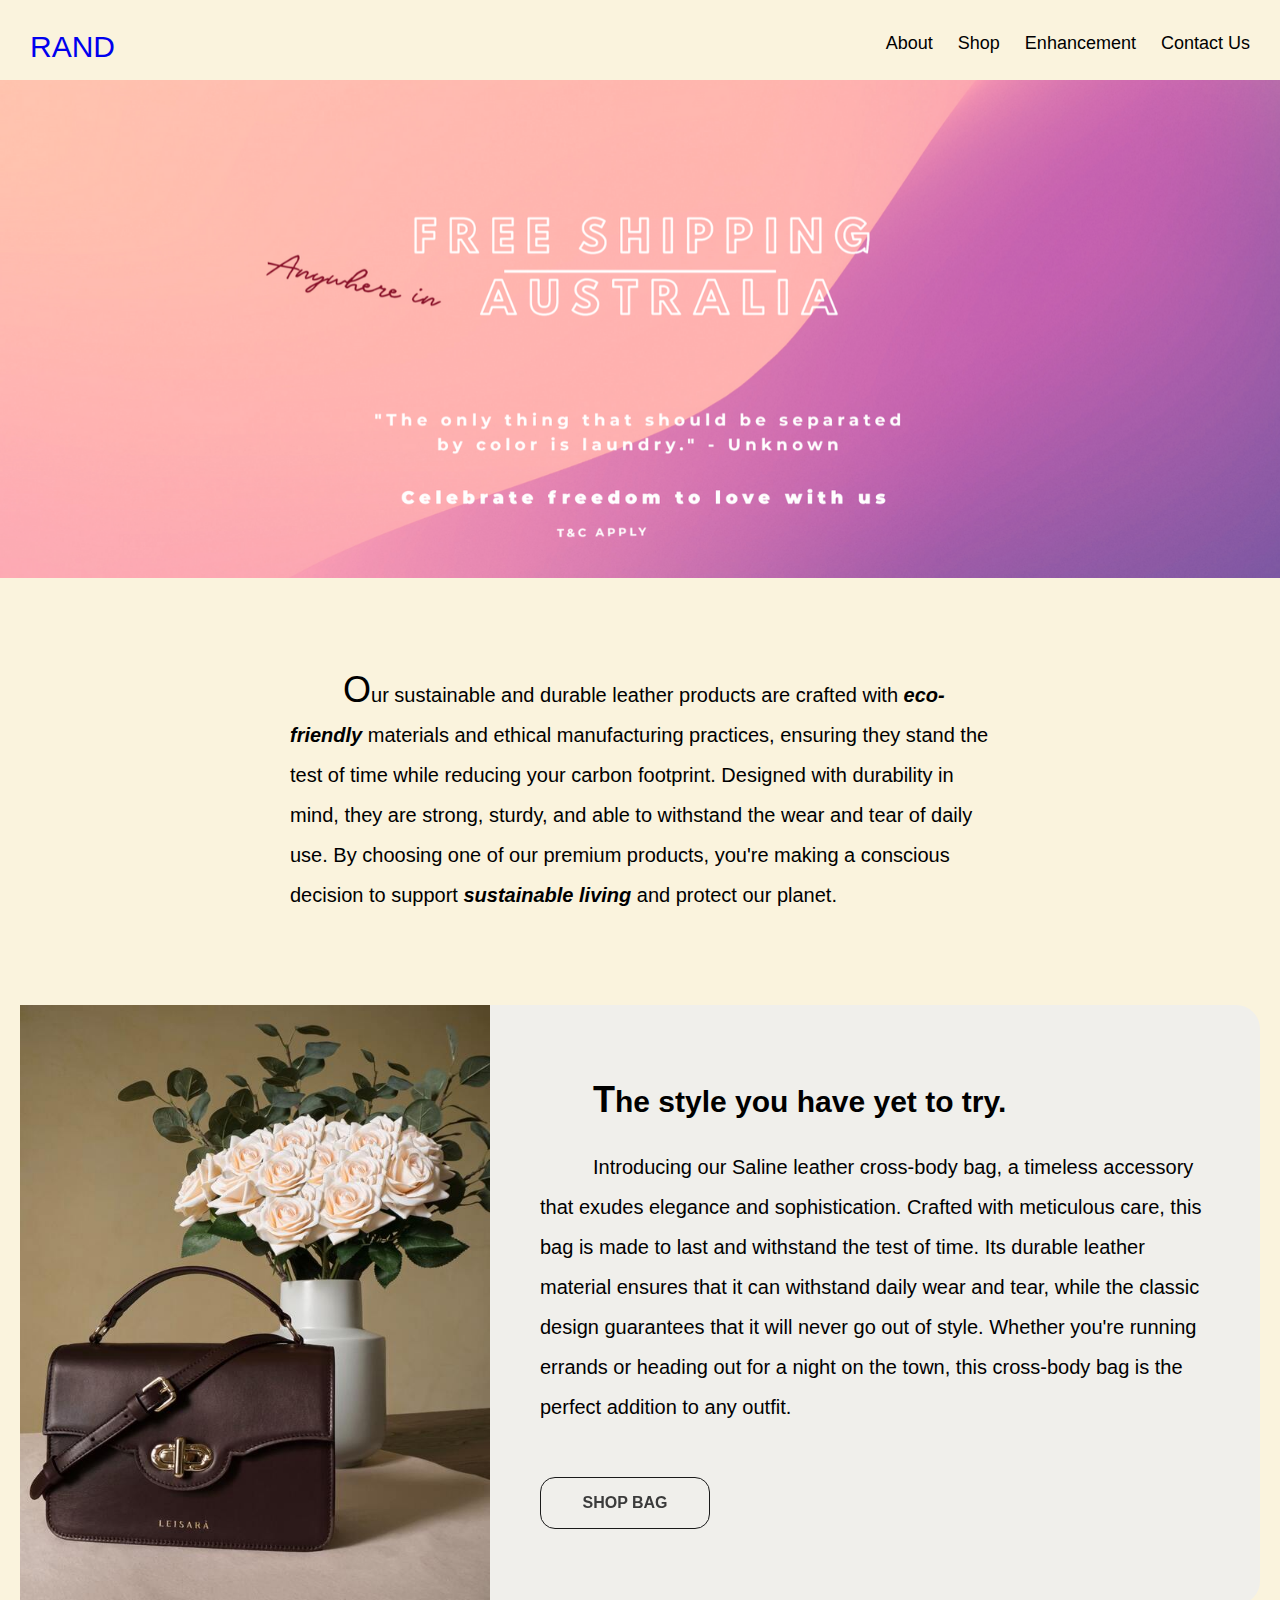
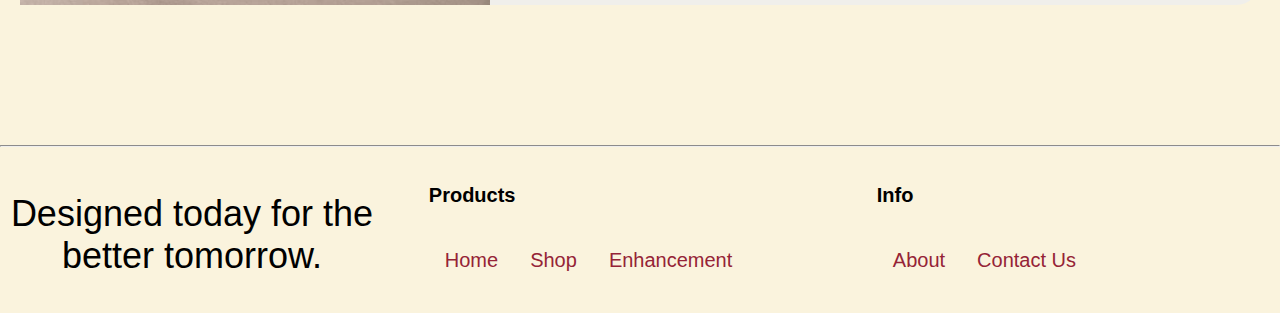
<file: index.html>
<!DOCTYPE html>
<html lang="en">
<head>
  <meta charset="utf-8" />
  <meta name="description" content="Homepage leather bag products website" />
  <meta name="keywords" content="leather, bags, backpack, sustainability, durable," />
  <meta name="author" content="Anyarin Ch. 104209089"  />
  <link rel="stylesheet" type="text/css" href="style/styles.css">
  <title>Rand Made with care</title>
  <meta name="viewport" content="width=device-width, initial-scale=1">
</head>

<!-- This is a comment. Indenting child elements makes the markup much more readable -->
<body>
   <header>
    <div class="nav">
          <input type="checkbox" id="nav-check">
          <div class="nav-header">
            <div class="nav-title">
              <a class="logo" href="index.html">RAND</a>
            </div>
          </div>
          <div class="nav-btn">
            <label for="nav-check">
              <span></span>
              <span></span>
              <span></span>
            </label>
          </div>
          
          <div class="nav-links">
            <a href="about.html" class="navIcon">About</a>
           <a href="product.html" class="navIcon">Shop</a>
           <a href="enhancement.html" class="navIcon">Enhancement</a>
           <a href="contact.html" class="navIcon">Contact Us</a>
          </div>
        </div>
    </header>
    <main>
      <!--top photo -->
       <section class="banner">
          <img id="banner" src="imgs/banner.png" alt="pride-banner"/>
          <h1></h1>
          <p></p>
       </section>

       <!--description brand-->
       <section class="desc desc-box-1">
         <p>Our sustainable and durable leather products are crafted with <span><em><strong>eco-friendly</strong></em></span> materials and ethical manufacturing practices, ensuring they stand the test of time while reducing your carbon footprint. Designed with durability in mind, they are strong, sturdy, and able to withstand the wear and tear of daily use. By choosing one of our premium products, you're making a conscious decision to support <span><em><strong>sustainable living</strong></em></span> and protect our planet.</p>
       </section>

       <!--promote item1 -->
       <section class="promo-bag">
          <div class="grp-pro-bag">
            <div>
              <img src="imgs/home-bag.jpg" alt="Saline-bag" id="hbag"/>
            </div>
            <div class="desc desc-box-2">
              <h2>The style you have yet to try.</h2>
              <p>Introducing our Saline leather cross-body bag, a timeless accessory that exudes elegance and sophistication. Crafted with meticulous care, this bag is made to last and withstand the test of time. Its durable leather material ensures that it can withstand daily wear and tear, while the classic design guarantees that it will never go out of style. Whether you're running errands or heading out for a night on the town, this cross-body bag is the perfect addition to any outfit.</p>
              <a href="product.html"><button class="btn" role="button">SHOP BAG</button></a>
            </div>
        </div>
         
       </section>   
    </main>

    
    <div class="wrapper"></div>
    <footer>
        <hr />
        <p id="fquote">Designed today for the better tomorrow.</p>
        <div class="flist">
        <div class="footlist">
          <h4>Products</h4>
          <ul>
            <li><a href="#h-page">Home</a> </li>
            <li><a href="product.html">Shop</a></li>
            <li><a href="enhancement.html">Enhancement</a></li>
          </ul>
        </div>
        <div class="footlist">
          <h4>Info</h4>
          <ul>
            <li><a href="about.html">About</a> </li>
            <li><a href="contact.html">Contact Us</a></li>
          </ul>
        </div>
      </div>
    </footer>




   
   
</body></html>
</file>
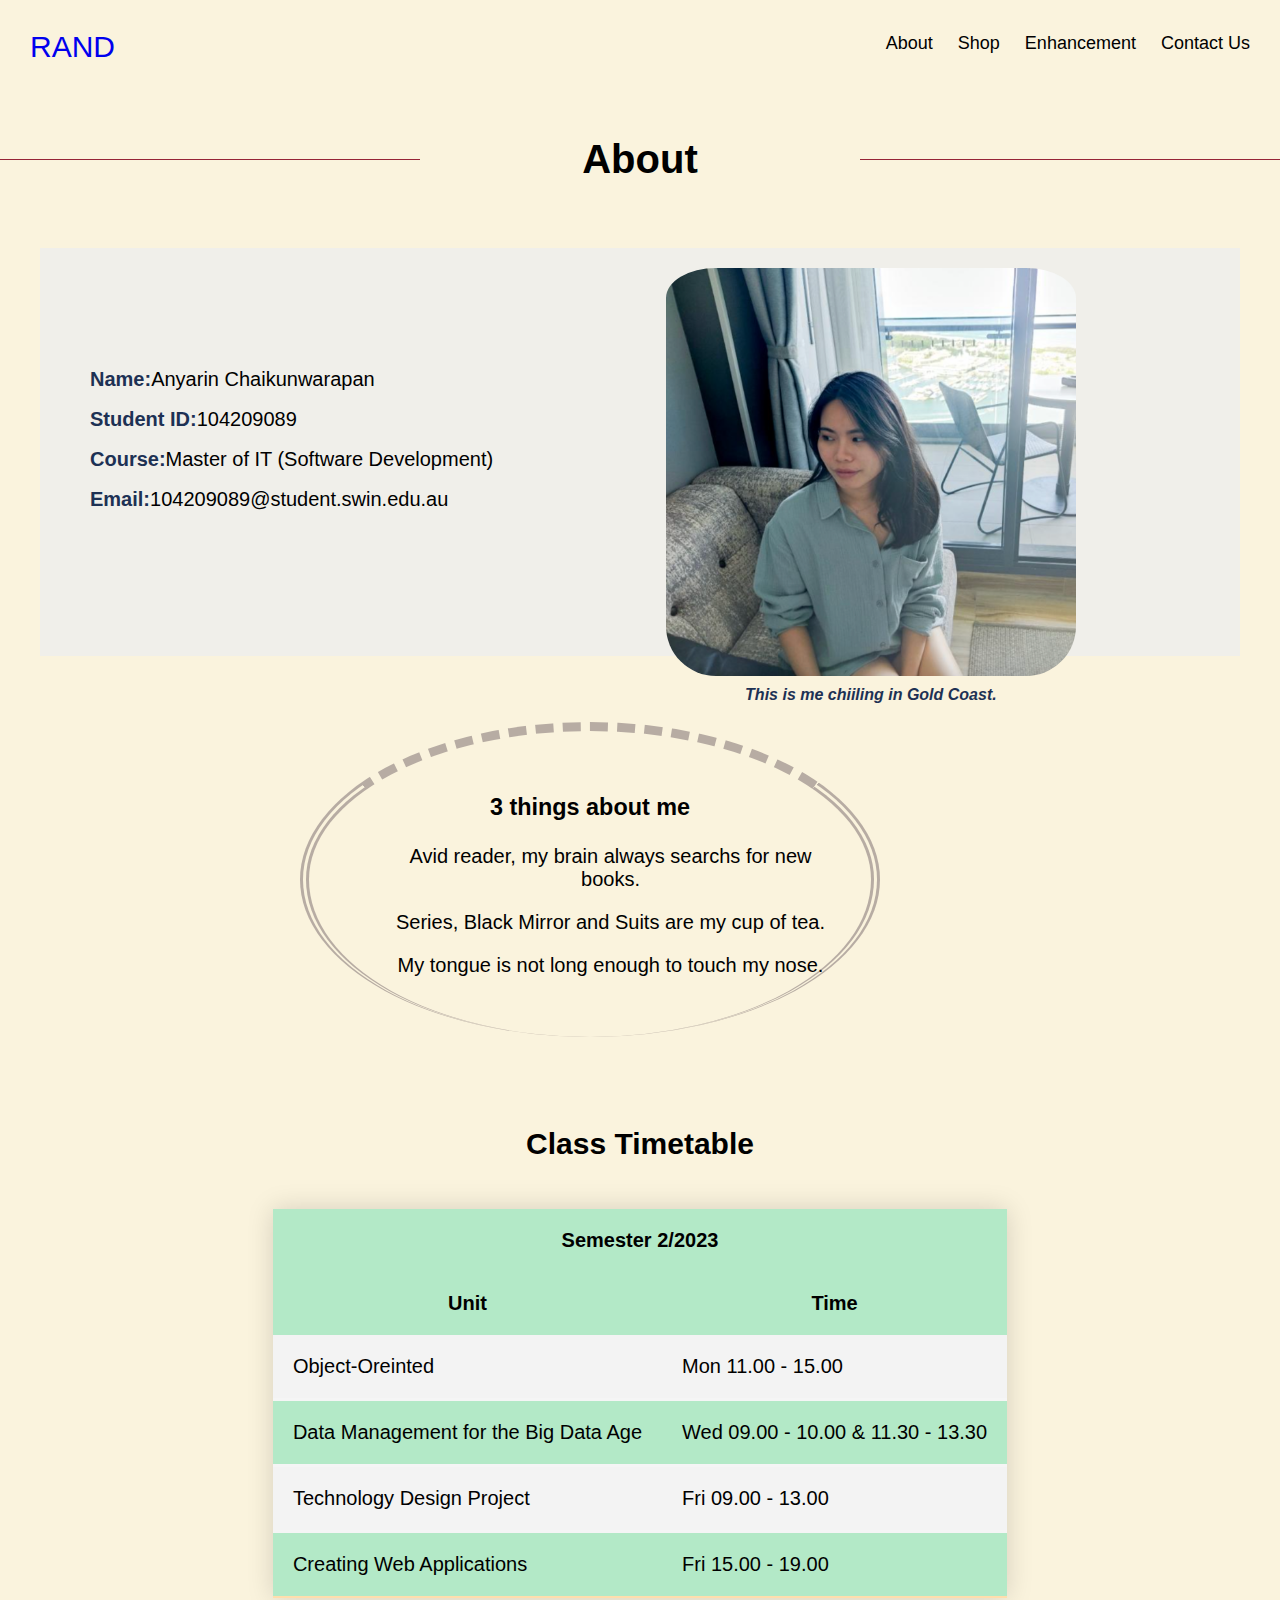
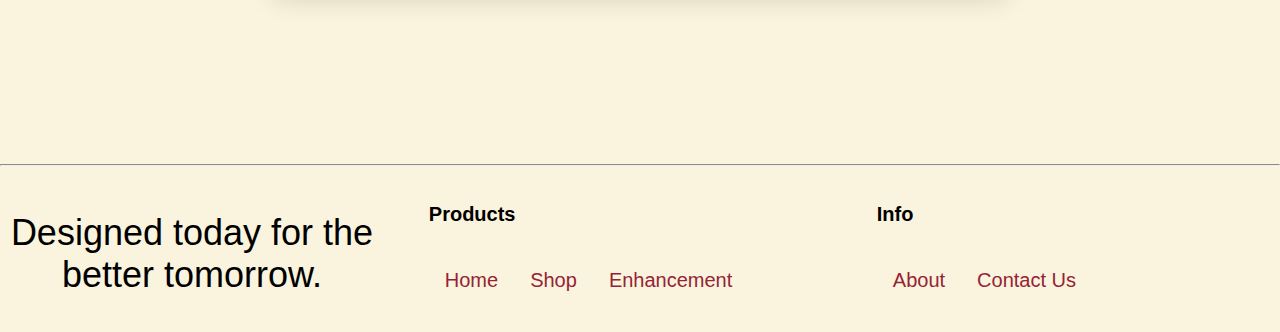
<file: about.html>
<!DOCTYPE html>
<html lang="en">
<head>
  <meta charset="utf-8" />
  <meta name="description" content="Homepage leather bag products website" />
  <meta name="keywords" content="leather, bags, backpack, sustainability, durable," />
  <meta name="author" content="Anyarin Ch. 104209089"  />
  <link rel="stylesheet" type="text/css" href="style/styles.css">
  <title>Rand Made with care</title>
  <meta name="viewport" content="width=device-width, initial-scale=1">
</head>

<!-- This is a comment. Indenting child elements makes the markup much more readable -->
<body>
   <header>
     <div class="nav">
          <input type="checkbox" id="nav-check">
          <div class="nav-header">
            <div class="nav-title">
              <a class="logo" href="index.html">RAND</a>
            </div>
          </div>
          <div class="nav-btn">
            <label for="nav-check">
              <span></span>
              <span></span>
              <span></span>
            </label>
          </div>
          
          <div class="nav-links">
            <a href="about.html" class="navIcon">About</a>
           <a href="product.html" class="navIcon">Shop</a>
           <a href="enhancement.html" class="navIcon">Enhancement</a>
           <a href="contact.html" class="navIcon">Contact Us</a>
          </div>
        </div>
    </header>

    <main>
      <div class="wrapper" id="a-page"></div>
      <h1 class="h1">About</h1>
      <section class="about about-sec1">
        <div id="dl-box">
          <dl>
            <dt>Name</dt>
              <dd>Anyarin Chaikunwarapan</dd>
            <dt>Student ID</dt>
              <dd>104209089</dd>
            <dt>Course</dt>
              <dd>Master of IT (Software Development)</dd>
            <dt>Email</dt>
              <dd>104209089@student.swin.edu.au</dd>
          </dl> 
          <!--my photo -->
          <figure>
            <img id="fig1" src="imgs/fig1.png" alt="Anyarin-me">
            <figcaption><em><strong>This is me chiiling in Gold Coast.</strong></em></figcaption>
          </figure>
        </div>
      </section>
      
      <section class="about about-sec2" >
          <h3 id="h3-about">3 things about me</h3>
          <ol>
            <li>Avid reader, my brain always searchs for new books.</li>
            <li>Series, Black Mirror and Suits are my cup of tea.</li>
            <li>My tongue is not long enough to touch my nose.</li>
          </ol>

          <!--about me -->
      </section>

      <section class="about about-sec3">
        <h2>Class Timetable</h2><br />

        <table class="timetable">
         <thead>
            <tr>
            <!-- the scope attribute assists non-visual user agents -->
            <!-- rowspan and colspan allow multiple cells to be merged -->
              <th colspan="6" >Semester 2/2023</th>
            </tr>
            <tr>
              <th rowspan="2" colspan="3" scope="col">Unit</th>
              <th  rowspan="2"colspan="3" scope="col">Time</th>
            </tr>
            
        </thead>
        <tbody>
         <tr>
           <td colspan="3">Object-Oreinted</td>
           <td colspan="3">Mon 11.00 - 15.00</td>
         </tr>
         <tr>
           <td colspan="3">Data Management for the Big Data Age</td>
           <td colspan="3">Wed 09.00 - 10.00 & 11.30 - 13.30</td>
         </tr>
         <tr>
           <td colspan="3">Technology Design Project</td>
           <td colspan="3">Fri 09.00 - 13.00</td>
         </tr>
         <tr>
           <td colspan="3">Creating Web Applications</td>
           <td colspan="3">Fri 15.00 - 19.00</td>
         </tr>
         
        </tbody>
       </table>

      </section>

    </main>

 

    <div class="wrapper"></div>
    <footer>
        <hr />
        <p id="fquote">Designed today for the better tomorrow.</p>
        <div class="flist">
        <div class="footlist">
          <h4>Products</h4>
          <ul>
            <li><a href="index.html">Home</a> </li>
            <li><a href="product.html">Shop</a></li>
            <li><a href="enhancement.html">Enhancement</a></li>
          </ul>
        </div>
        <div class="footlist">
          <h4>Info</h4>
          <ul>
            <li><a href="#a-page">About</a> </li>
            <li><a href="contact.html">Contact Us</a></li>
          </ul>
        </div>
      </div>
    </footer>
</body></html>
</file>
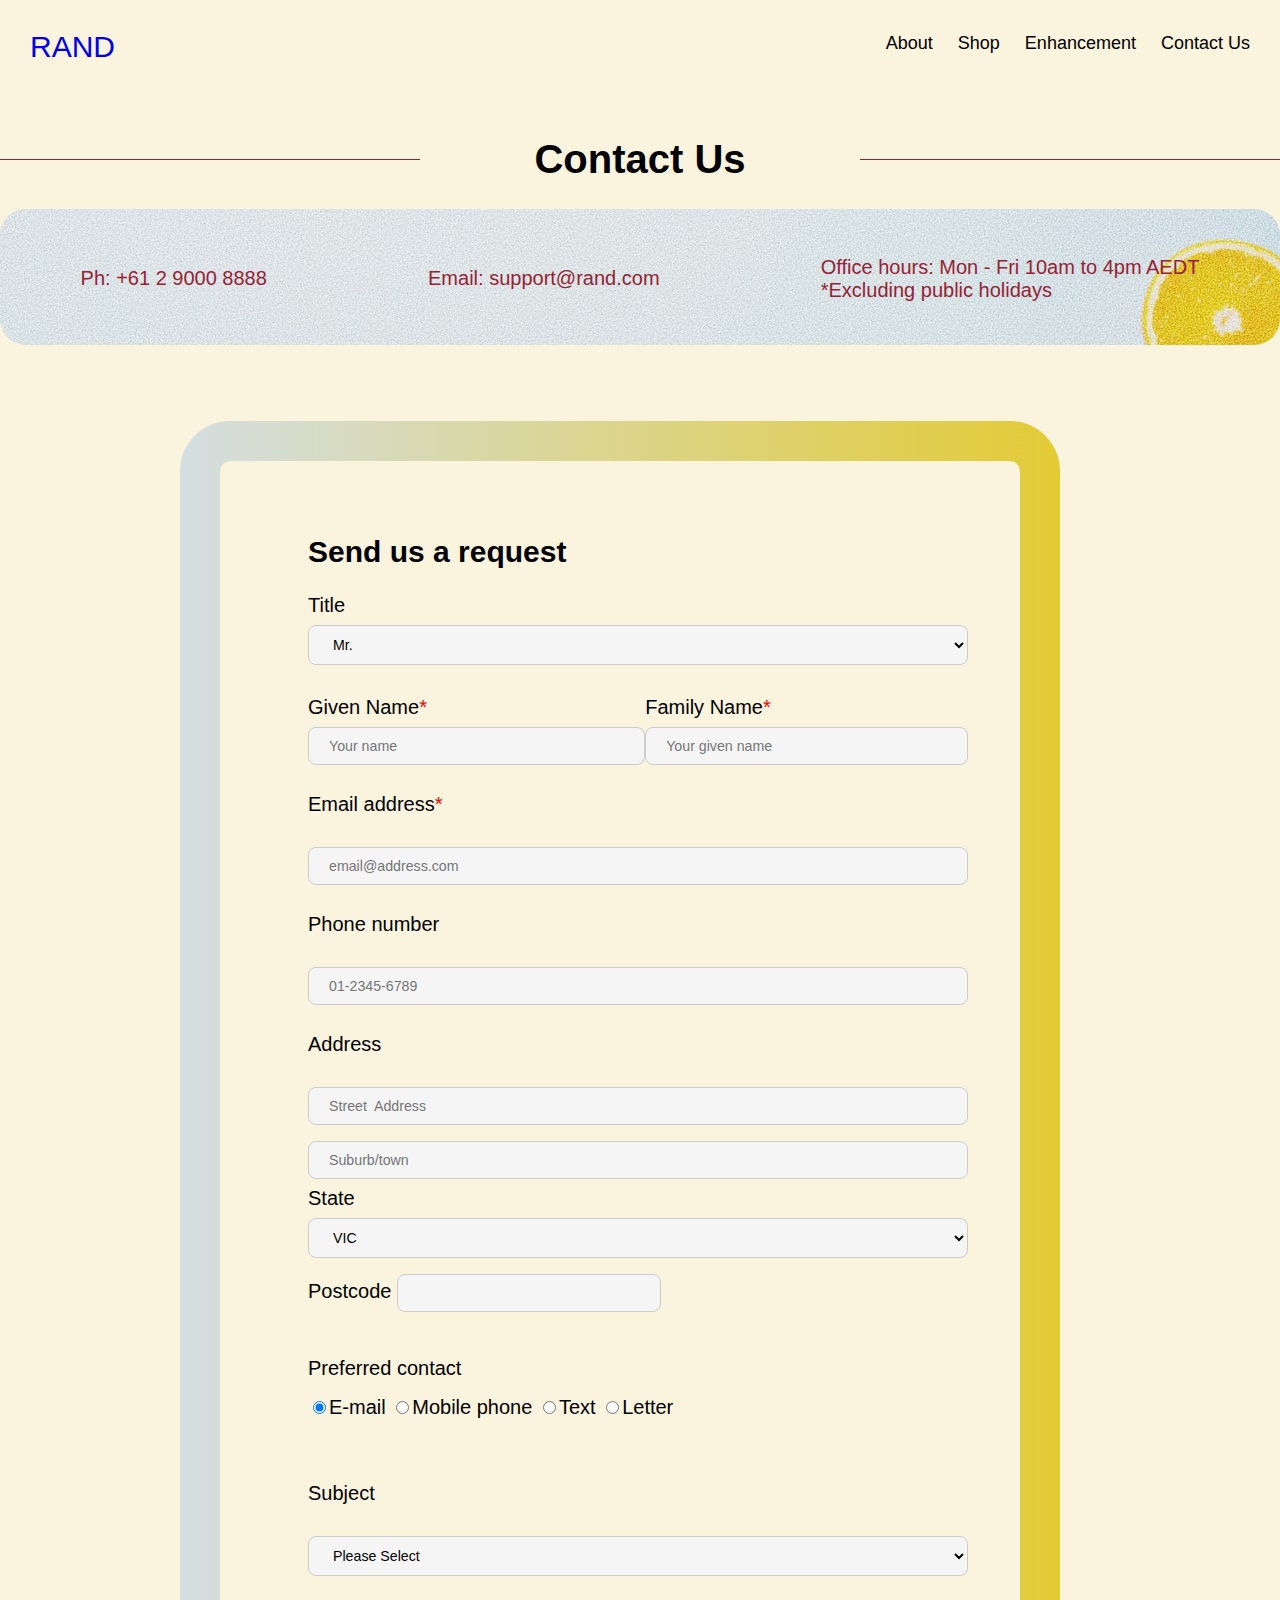
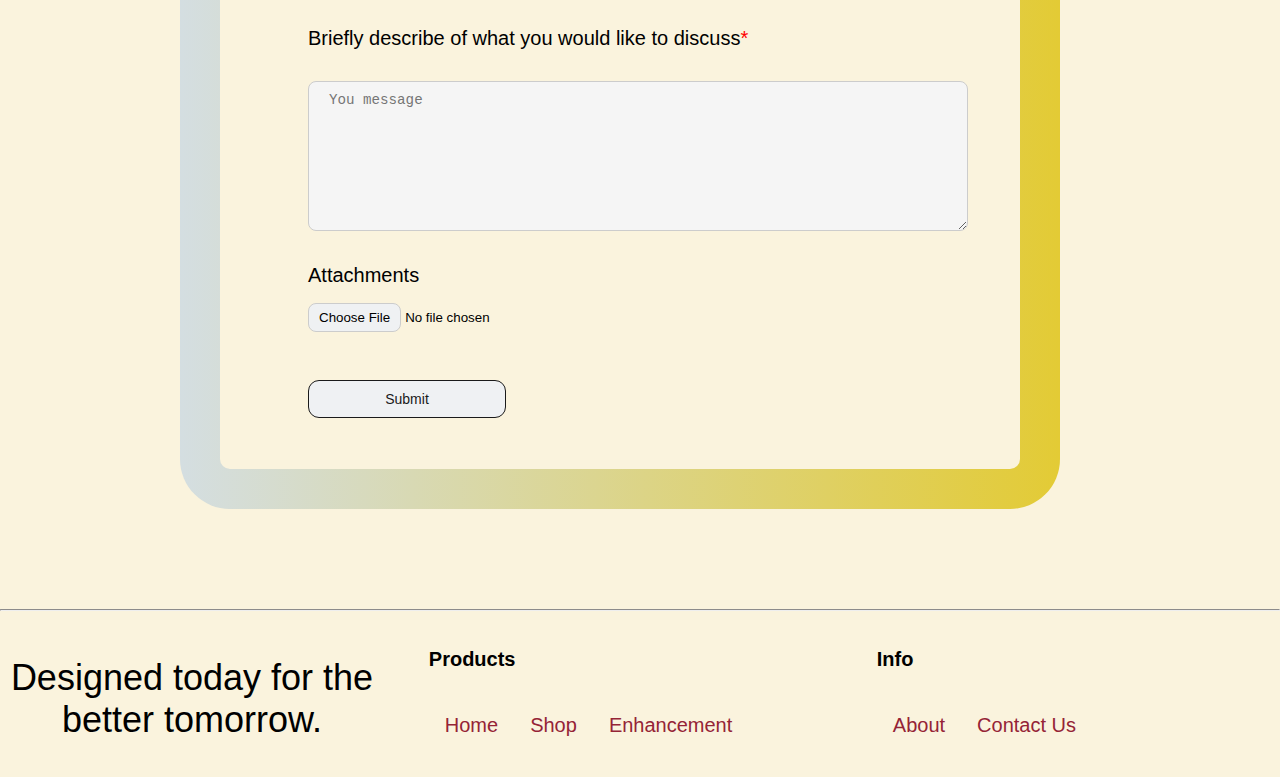
<file: contact.html>
<!DOCTYPE html>
<html lang="en">
<head>
  <meta charset="utf-8" />
  <meta name="description" content="Homepage leather bag products website" />
  <meta name="keywords" content="leather, bags, backpack, sustainability, durable," />
  <meta name="author" content="Anyarin Ch. 104209089"  />
  <link rel="stylesheet" type="text/css" href="style/styles.css">
  <title>Rand Made with care</title>
  <meta name="viewport" content="width=device-width, initial-scale=1">
</head>

<!-- This is a comment. Indenting child elements makes the markup much more readable -->
<body>
   <header>
     <div class="nav">
          <input type="checkbox" id="nav-check">
          <div class="nav-header">
            <div class="nav-title">
              <a class="logo" href="index.html">RAND</a>
            </div>
          </div>
          <div class="nav-btn">
            <label for="nav-check">
              <span></span>
              <span></span>
              <span></span>
            </label>
          </div>
          
          <div class="nav-links">
            <a href="about.html" class="navIcon">About</a>
           <a href="product.html" class="navIcon">Shop</a>
           <a href="enhancement.html" class="navIcon">Enhancement</a>
           <a href="contact.html" class="navIcon">Contact Us</a>
          </div>
        </div>
    </header>

    <main>
      <div class="wrapper" id="c-page"></div>
      <h1 class="h1">Contact Us</h1>

      <section class="contd">
        <div class="con-details">
          <div>Ph: +61 2 9000 8888</div>
          <div>Email: support@rand.com</div>
          <div>Office hours: Mon - Fri 10am to 4pm AEDT <br/>*Excluding public holidays</div>
        </div>
      </section>

      <section class="main-f">
        <form>
          <fieldset>
            <h2 class="h-request">Send us a request</h2>

            <label for="title_name">Title</label> 
              <select name="title">
              <option value="Mr."> Mr.</option>
              <option value="Mrs."> Mrs.</option>
              <option value="Miss"> Miss</option>
              <option value="Ms."> Ms.</option>
              <option value="Dr."> Dr.</option>
              </select><br /><br />

            <div class="form-name">
              <div>
              <label for="g_name">Given Name<span class="ast">*</span></label> 
              <input class="f-box" type="text" name="g_name" id="g_name" pattern="\A[^\W\d_]+\z" maxlength="15" placeholder="Your name" required="required"/>
              </div>

              <div>
              <label for="f_name">Family Name<span class="ast">*</span></label> 
              <input class="f-box" type="text" name="f_name" id="f_name" pattern="\A[^\W\d_]+\z" maxlength="15" placeholder="Your given name" required="required"/>
            </div>
            </div>


            <p><label for="email">Email address<span class="ast">*</span></label><br /><br /> 
              <input class="f-box" type="email" name= "email" id="email" placeholder="email@address.com"  required="required"/>
            </p>

            <p><label for="phone">Phone number</label><br /><br />
              <input class="f-box" type="tel" id="phone" name="phone" placeholder="01-2345-6789" pattern="[0-9]{2}-[0-9]{4}-[0-9]{4}" >
            </p>

            <p><label for="phone" >Address</label><br /><br />
               <input  type="text" name="street" id="street" maxlength="40" placeholder="Street  Address"/><br />
               <input type="text" name="town" id="town" pattern="[0-9]+" maxlength="20" placeholder="Suburb/town"/><br />
              <label for="title_name">State</label> 
              <select name="title">
              <option value="Mr.">VIC</option>
              <option value="Mrs.">NSW</option>
              <option value="Miss">QLD</option>
              <option value="Ms.">NT</option>
              <option value="Dr.">WA</option>
              <option value="Dr.">SA</option>
              <option value="Dr.">TAS</option>
              <option value="Dr.">ACT</option>
              </select>
              <label for="postal_code">Postcode</label>
              <input type="text" name="post" id="postcode" maxlength="4">
            </p>

            <p ><label for="preferred" id="preferred">Preferred contact</label><br />
              <input type="radio" name="preferred" value="email" required="required" checked="checked"
              />E-mail</label>
              <label><input type="radio" name="preferred" value="mobile" />Mobile phone</label>
              <label><input type="radio" name="preferred" value="text" />Text</label>
              <label><input type="radio" name="preferred" value="letter" />Letter</label>
            </p><br />

             <p><label for="subject">Subject </label><br /><br />
              <select name="subject" id="subject">
                <option value="Pls-select" selected="selected">Please Select</option>
                <option value="return/refund" >Return/refund</option>
                <option value="shipping" >Shipping</option>
                <option value="tech-issue" >Technical issues</option>
                <option value="pay" >Payment</option>
                <option value="privacy" >Privacy</option>
                <option value="cancel" >Cancel order</option>
                <option value="M-d items" >Missing/damaged items</option>
                <option value="others" >Others</option>
             </select></p>

             <p><br />
              <label>Briefly describe of what you would like to discuss<span class="ast">*</span> <br /><br />
              <textarea name="mess" rows="8" cols="50" placeholder="You message"></textarea></label>
             </p>

             <p>
               <label>Attachments</label>
                <br />
                <input type="file" id="file-input" class="file-input" name="filename">
             </p>

             <button type="submit" id="submit-btn">Submit</button>

          </fieldset>
        </form>
      </section>
       
    </main>

    <div class="wrapper"></div>
    <footer>
        <hr />
        <p id="fquote">Designed today for the better tomorrow.</p>
        <div class="flist">
        <div class="footlist">
          <h4>Products</h4>
          <ul>
            <li><a href="index.html">Home</a> </li>
            <li><a href="product.html">Shop</a></li>
            <li><a href="enhancement.html">Enhancement</a></li>
          </ul>
        </div>
        <div class="footlist">
          <h4>Info</h4>
          <ul>
            <li><a href="about.html">About</a> </li>
            <li><a href="#c-page">Contact Us</a></li>
          </ul>
        </div>
      </div>
    </footer>
</body></html>
</file>
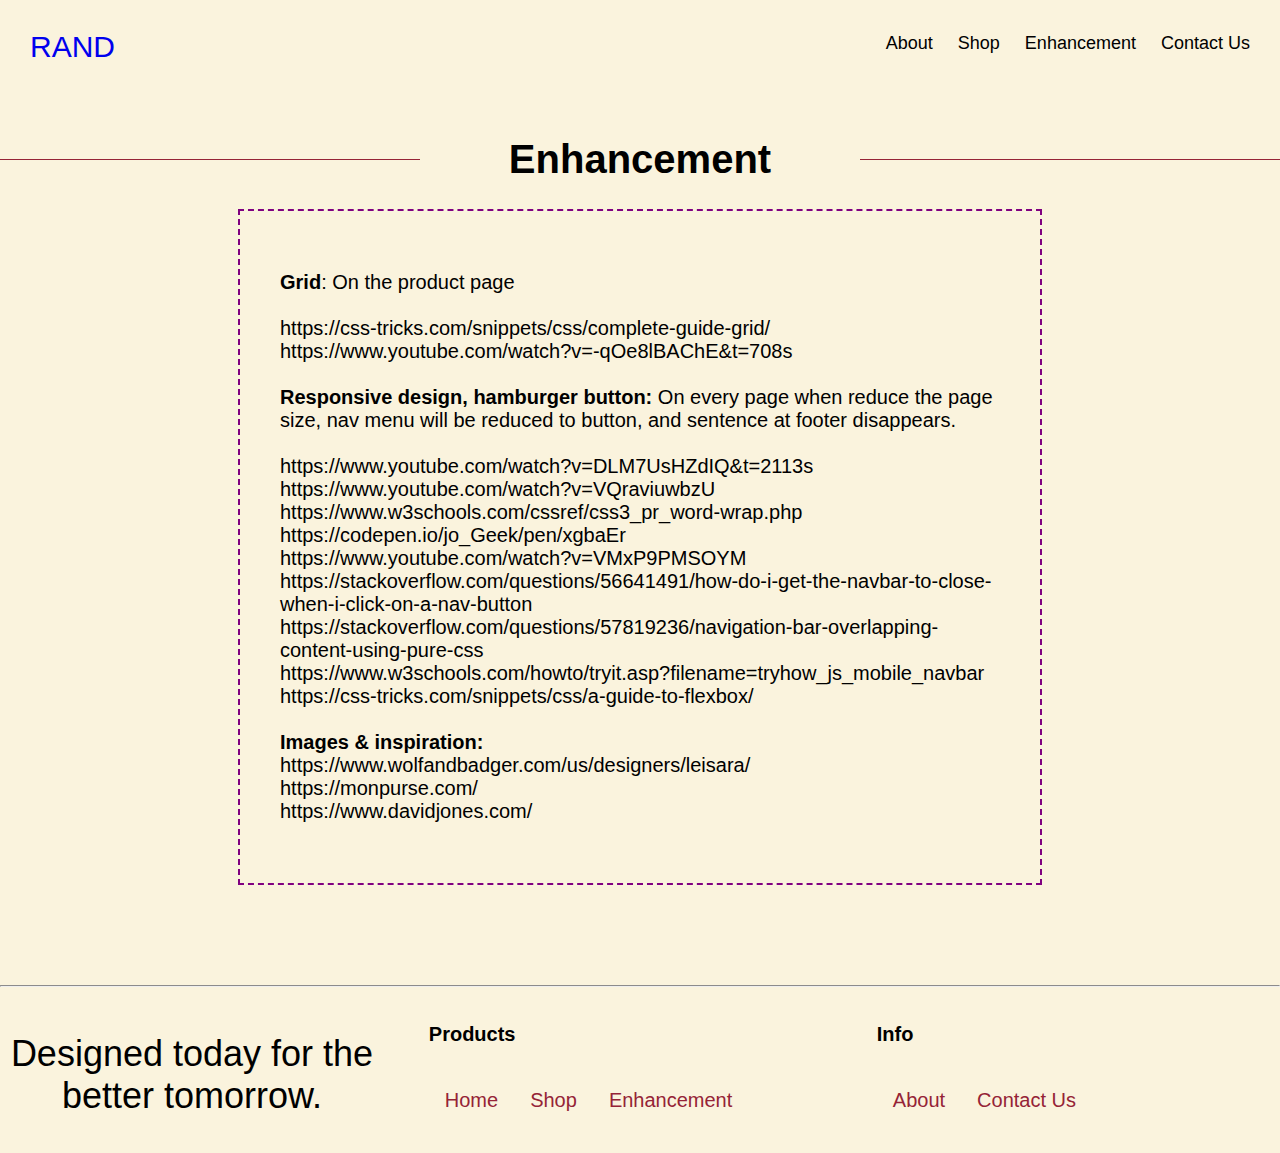
<file: enhancement.html>
<!DOCTYPE html>
<html lang="en">
<head>
  <meta charset="utf-8" />
  <meta name="description" content="Homepage leather bag products website" />
  <meta name="keywords" content="leather, bags, backpack, sustainability, durable," />
  <meta name="author" content="Anyarin Ch. 104209089"  />
  <link rel="stylesheet" type="text/css" href="style/styles.css">
  <title>Rand Made with care</title>
  <meta name="viewport" content="width=device-width, initial-scale=1">
</head>

<!-- This is a comment. Indenting child elements makes the markup much more readable -->
<body>
   <header>
     <div class="nav">
          <input type="checkbox" id="nav-check">
          <div class="nav-header">
            <div class="nav-title">
              <a class="logo" href="index.html">RAND</a>
            </div>
          </div>
          <div class="nav-btn">
            <label for="nav-check">
              <span></span>
              <span></span>
              <span></span>
            </label>
          </div>
          
          <div class="nav-links">
            <a href="about.html" class="navIcon">About</a>
           <a href="product.html" class="navIcon">Shop</a>
           <a href="enhancement.html" class="navIcon">Enhancement</a>
           <a href="contact.html" class="navIcon">Contact Us</a>
          </div>
        </div>
    </header>

    <main>
      <div class="wrapper" id="enhance-page"></div>
      <h1 class="h1">Enhancement</h1>
      <div class="myEnhance">
        <div class="enhance-inner">
        <p>
         <strong>Grid</strong>: On the product page<br/><br/>
         https://css-tricks.com/snippets/css/complete-guide-grid/ <br/>

         https://www.youtube.com/watch?v=-qOe8lBAChE&t=708s<br/>

         <br />
         <strong>Responsive design, hamburger button:</strong> On every page when reduce the page size, nav menu will be reduced to button, and sentence at footer disappears. <br/><br/>
         https://www.youtube.com/watch?v=DLM7UsHZdIQ&t=2113s<br/>

        https://www.youtube.com/watch?v=VQraviuwbzU<br/>

        https://www.w3schools.com/cssref/css3_pr_word-wrap.php<br/>
        
        https://codepen.io/jo_Geek/pen/xgbaEr <br/>
        https://www.youtube.com/watch?v=VMxP9PMSOYM<br/>
        https://stackoverflow.com/questions/56641491/how-do-i-get-the-navbar-to-close-when-i-click-on-a-nav-button<br/>
        https://stackoverflow.com/questions/57819236/navigation-bar-overlapping-content-using-pure-css<br/>
        https://www.w3schools.com/howto/tryit.asp?filename=tryhow_js_mobile_navbar <br/>
        https://css-tricks.com/snippets/css/a-guide-to-flexbox/ <br/>

        <br />
        <strong>Images & inspiration:</strong><br/>https://www.wolfandbadger.com/us/designers/leisara/<br/>
        https://monpurse.com/<br/>
        https://www.davidjones.com/<br/>
 

        </p>
      </div>
      

    </main>

 

    <div class="wrapper"></div>
    <footer>
        <hr />
        <p id="fquote">Designed today for the better tomorrow.</p>
        <div class="flist">
        <div class="footlist">
          <h4>Products</h4>
          <ul>
            <li><a href="index.html">Home</a> </li>
            <li><a href="product.html">Shop</a></li>
            <li><a href="#enhance-page">Enhancement</a></li>
          </ul>
        </div>
        <div class="footlist">
          <h4>Info</h4>
          <ul>
            <li><a href="about.html">About</a> </li>
            <li><a href="contact.html">Contact Us</a></li>
          </ul>
        </div>
      </div>
    </footer>
</body></html>
</file>
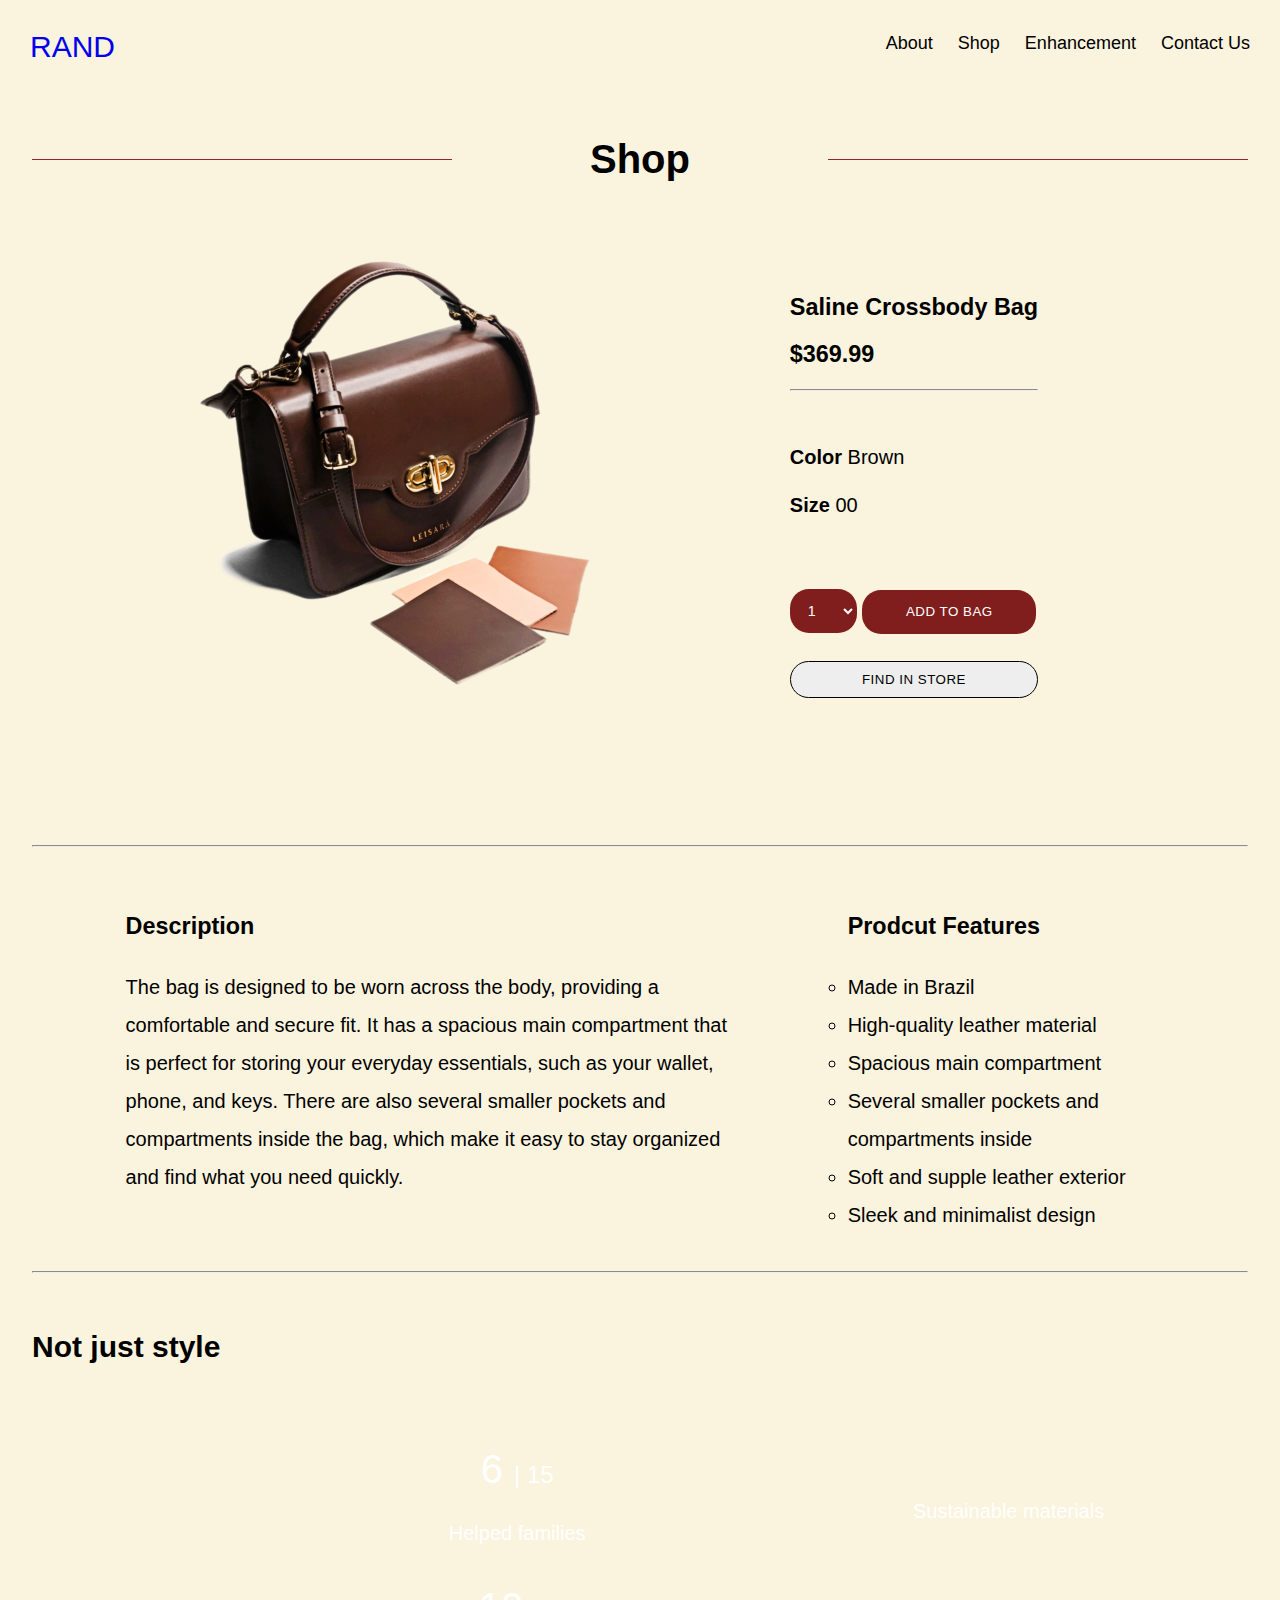
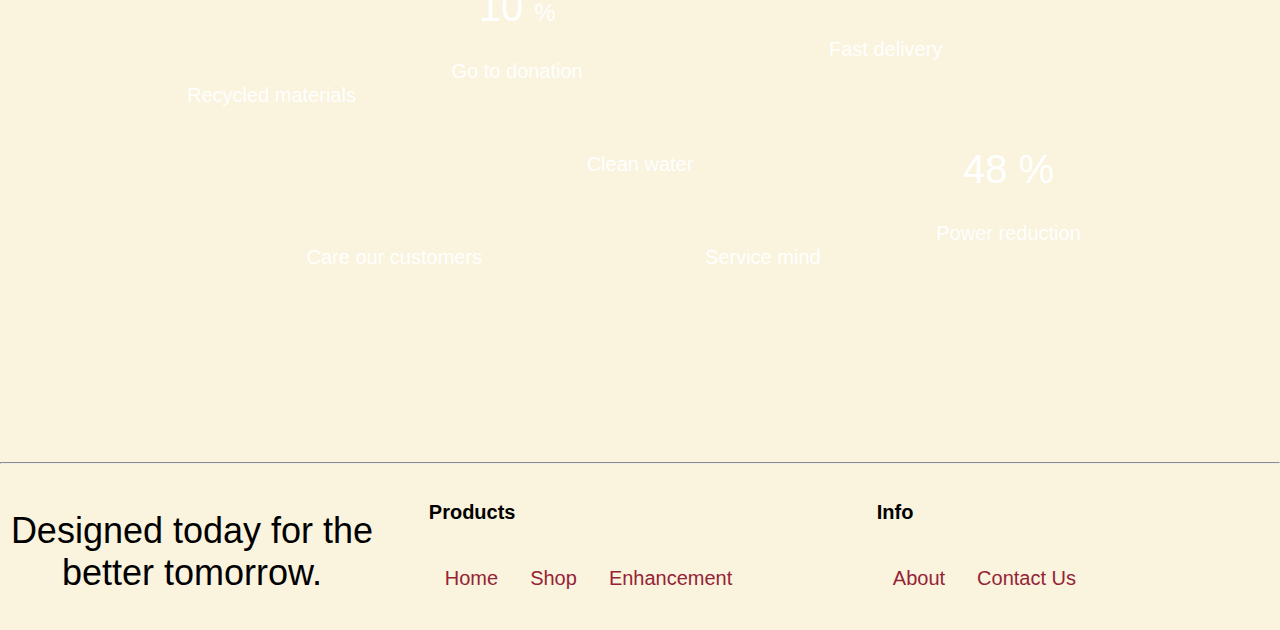
<file: product.html>
<!DOCTYPE html>
<html lang="en">
<head>
  <meta name="viewport" content="width=device-width,initial-scale=1.0">
  <meta charset="utf-8" />
  <meta name="description" content="Homepage leather bag products website" />
  <meta name="keywords" content="leather, bags, backpack, sustainability, durable," />
  <meta name="author" content="Anyarin Ch. 104209089"  />
  <link rel="stylesheet" type="text/css" href="style/styles.css">
  <link rel="stylesheet" href="https://cdnjs.cloudflare.com/ajax/libs/font-awesome/6.3.0/css/all.min.css" integrity="sha512-SzlrxWUlpfuzQ+pcUCosxcglQRNAq/DZjVsC0lE40xsADsfeQoEypE+enwcOiGjk/bSuGGKHEyjSoQ1zVisanQ==" crossorigin="anonymous" referrerpolicy="no-referrer" />
  <title>Rand Made with care</title>
</head>

<!-- This is a comment. Indenting child elements makes the markup much more readable -->
<body>
   <header>
      <div class="nav">
          <input type="checkbox" id="nav-check">
          <div class="nav-header">
            <div class="nav-title">
              <a class="logo" href="index.html">RAND</a>
            </div>
          </div>
          <div class="nav-btn">
            <label for="nav-check">
              <span></span>
              <span></span>
              <span></span>
            </label>
          </div>
          
          <div class="nav-links">
            <a href="about.html" class="navIcon">About</a>
           <a href="product.html" class="navIcon">Shop</a>
           <a href="enhancement.html" class="navIcon">Enhancement</a>
           <a href="contact.html" class="navIcon">Contact Us</a>
          </div>
        </div>
    </header>



    <nav>
         <ul>

         </ul>    
      </nav>

    
    <main class="product-main">
      <div class="wrapper" id="p-page"></div>
      <h1 class="h1">Shop</h1>
      
      <!-- product sale img start here-->
      <section class="pro-sec1">
        <div class="pro-div1">
          
            <img id="pro-img1" src="imgs/sm-bg.png" alt="Sale-bag">

          <div class="sale-click">
            <h3 id="sali-h3">Saline Crossbody Bag</h3>

            <h3>$369.99</h3>
            <hr /><br />
            <p><strong>Color</strong> Brown
              <br /><br /><strong>Size</strong> 00</p>
              <br />

            <div>
            <p><label for="quantity"></label> 
                <select name="quantity" class="sale-p quanti">
                <option value="1">1</option>
                <option value="2">2</option>
                <option value="3">3</option>
                <option value="4">4</option>
                <option value="5">5</option>
                <option value="6">6</option>
                </select>
                <button class="sale-p addBag">ADD TO BAG</button>
                <br /><br />
                <button class="sale-p findSt">FIND IN STORE</button>

          </p></div></div>

        </div>
      </section>

      <!--product description-->
      <br/><br/><br/>
      <hr/>
      <section class="pro-desc">
        
        <div class="desc-div">
          <h3>Description</h3>
          <p>
            The bag is designed to be worn across the body, providing a comfortable and secure fit. It has a spacious main compartment that is perfect for storing your everyday essentials, such as your wallet, phone, and keys. There are also several smaller pockets and compartments inside the bag, which make it easy to stay organized and find what you need quickly.
          </p>
        </div>
        <div class="desc-div">
          <h3 id="pro-feat">Prodcut Features</h3>
          <ul class="ul-desc">
            <li class="li-desc">Made in Brazil</li>
            <li class="li-desc">High-quality leather material</li>
            <li class="li-desc" >Spacious main compartment</li>
            <li class="li-desc">Several smaller pockets and compartments inside</li>
            <li class="li-desc">Soft and supple leather exterior</li>
            <li class="li-desc">Sleek and minimalist design</li>
          </ul>
        </div>
        
      </section>

      <hr />
      <!--grid photos  -->
      <section>
        <br/>
        <h2 >Not just style</h2>
        <div class="container">

          <!--grid1-->
          <div class="bg1">
            <h2 class="pro-h2">6 <span>| 15</span></h2>
            <p>Helped families</p>
          </div>

          <!--grid2-->
          <div class="bg1">
            <h2 class="pro-h2" ><i class="fa-brands fa-envira"></i></h2>
            <p>Sustainable materials</p>
          </div>

          <!--grid3-->
          <div class="bg1">
            <h2 class="pro-h2"><i class="fa-solid fa-recycle"></i></h2>
            <p>Recycled materials</p>
          </div>

          <!--grid4-->
          <div class="bg1">
            <h2 class="pro-h2">10 <span>&percnt;</span></h2>
            <p>Go to donation</p>
          </div>

          <!--grid5-->
          <div class="bg2">
            <h2 class="pro-h2"><i class="fa-solid fa-truck-fast"></i></h2>
            <p>Fast delivery</p>
          </div>

          <!--grid6-->
          <div class="bg2">
            <h2 class="pro-h2"><i class="fa-solid fa-hand-holding-droplet"></i></h2>
            <p>Clean water</p>
          </div>

          <!--grid7-->
          <div class="bg2">
            <h2 class="pro-h2">48 &percnt;</h2>
            <p>Power reduction</p>
          </div>

          <!--grid8-->
          <div class="bg2">
            <h2 class="pro-h2"><i class="fa-solid fa-heart"></i></h2>
            <p>Care our customers</p>
          </div>

          <!--grid9-->
          <div class="bg2">
            <h2 class="pro-h2"><i class="fa-solid fa-hand-holding-heart"></i></h2>
            <p>Service mind</p>
          </div>

        
        </div>
      </section>

      <!--
       <img clas="grid a" src="imgs/b.jpg" alt="bagA">
            <img class="grid b" src="imgs/c.jpg" alt="bagB">
            <img class="grid c" src="imgs/d.jpg" alt="bagC">
            <img class="grid d" src="imgs/e.jpg" alt="bagD">

      -->

      </main>











    <div class="wrapper"></div>
    <footer>
        <hr />
        <p id="fquote">Designed today for the better tomorrow.</p>
        <div class="flist">
        <div class="footlist">
          <h4>Products</h4>
          <ul>
            <li><a href="index.html">Home</a> </li>
            <li><a href="#p-page">Shop</a></li>
            <li><a href="enhancement.html">Enhancement</a></li>
          </ul>
        </div>
        <div class="footlist">
          <h4>Info</h4>
          <ul>
            <li><a href="about.html">About</a> </li>
            <li><a href="contact.html">Contact Us</a></li>
          </ul>
        </div>
      </div>
    </footer>
</body></html>
</file>
<file: style/styles.css>
body {
	background-color: #faf3dd;
    font-family: "optima", "Helvetica", "Sans-serif"; 
    margin: 0px;
    font-size: 20px;
}

p {
	word-wrap: break-word;
}

.logo {
	text-decoration: none;
}

.nav {
  height: 50px;
  position: relative;
  padding: 20px;
  cursor: pointer;
}

.nav > .nav-header {
  display: inline;
}

.nav > .nav-header > .nav-title {
  display: inline-block;
  font-size: 30px;
  color: black;;
  padding: 10px 10px 10px 10px;

}

.nav > .nav-btn {
  display: none;
}

.nav > .nav-links {
  display: inline;
  float: right;
  font-size: 18px;
  color: black;

}

.nav > .nav-links > a {
  display: inline-block;
  padding: 13px 10px 13px 10px;
  text-decoration: none;
  color: black;
}

.nav > .nav-links > a:hover {
  background-color: rgba(0, 0, 0, 0.3);
}

.nav > #nav-check {
  display: none;
}


ul {
	list-style: none;
	margin: 0px;
	padding: 0px;
	overflow: hidden;

}

li {
  float: left;
  

}

li a {
  display: block;
  color: #952336 ;
  text-align: center;
  padding: 16px;
  text-decoration: none;
}

#toplogo {
	wide: 115px;
	height: 29px;
}

#banner {
	width:100%;
	z-index: 0;
	margin-top: -10px;
	margin-left: auto;
	margin-right: auto;
}

/*use other sources */

li .navIcon{
	opacity: 0.75;
	transition: 300ms;

}

li .navIcon:hover{
	opacity: 1px;
	font-weight: bold;
	text-decoration: underline solid #952336 3px;
	text-underline-offset: 8px;
}

#toplogo {
	padding-top: 20px;
}

/* description part */
.desc  {
    box-sizing: border-box;
    text-indent: 53px;
    line-height: 200%;
}


.desc-box-1{
		width: 800px;
    
    padding: 50px;
    margin:-10px auto 30px auto;

}

.desc::first-letter {
	font-size: 36px;	
}

.desc-box-2{
	width: 800px;
    height: 600px;
    padding: 50px;
    overflow: hidden;
    display:block;
    
}

#hbag {
	height: 600px;
	width: 470px;
	float: left;
	box-sizing: border-box;
	
}

.promo-bag {
	
	margin: -10px 20px 40px 20px;
	border-radius: 24px;
	background-color: #f0efeb;

	
}

.grp-pro-bag {
	display: flex;
	justify-content: center;

}


button.btn {
  appearance: none;
  background-color: transparent;
  border: 1px solid #1A1A1A;
  border-radius: 15px;
  box-sizing: border-box;
  color: #3B3B3B;
  cursor: pointer;
  /*font-family: Roobert,-apple-system,BlinkMacSystemFont,"Segoe UI",Helvetica,Arial,sans-serif,"Apple Color Emoji","Segoe UI Emoji","Segoe UI Symbol"; */
  font-size: 16px;
  font-weight: 600;
  line-height: normal;
  min-height: 50px;
  min-width: 0;
  outline: none;
  padding: 16px 24px;
  text-align: center;
  text-decoration: none;
  transition: all 300ms cubic-bezier(.23, 1, 0.32, 1);
  user-select: none;
  -webkit-user-select: none;
  touch-action: manipulation;
  width: 170px;
  will-change: transform;
  margin: 30px auto 0 auto;
  

}

button.btn:disabled {
  pointer-events: none;
}

button.btn:hover {
  color: #fff;
  background-color: #8d59a5;
  box-shadow: rgba(0, 0, 0, 0.25) 0 8px 15px;
  transform: translateY(-2px);
}

button.btn:active {
  box-shadow: none;
  transform: translateY(0);
}


.wrapper {
	padding-bottom: 20px;
	
}

footer {
	margin-top: 80px;
	
	
}

hr {
	border-top: 0.15px solid #8c8b8b;
}


.flist{
	display: flex;
	justify-content: space-around;
}
.footlist {
	
	width: 40%;
	display: flex;
	flex-direction: column;
}

#fquote {
	
	width: 30%;
	font-size: 36px;
	text-align: center;
	float: left;
}

.footlist li{
	transition: 300ms;
	opcity: 0.75px;
}

.footlist li:hover{
		font-weight: 700;
		opacity: 1px;
}

/*Contact Us page */

.h1{
	text-align: center;
  position: relative;
  
}

.h1:before {
	content: "";
  display: block;
  width: 420px;
  height: 1px;
  background: #952336;
  left: 0;
  top: 50%;
  position: absolute;
}

.h1:after {
  content: "";
  display: block;
  width: 420px;
  height: 1px;
  background: #952336;
  right: 0;
  top: 50%;
  position: absolute;
}

.h2{
	text-align: center;
	
}

.contd {
	background-image: url("../imgs/cont-bg.jpg");
	background-repeat: no-repeat;
  background-size: cover;
  height: 120px;
  border-radius: 26px;
  padding-top: 16px;
  padding-bottom: 0;


}

.con-details{
	
	display: flex;
	justify-content: space-around;
	align-items: center;
	color: #952336 ;
	height: 90%;
}

.form-name {
	display: flex;
	align-items:center;

}


.form-name select{
	margin-right: 20px;
}

.form-name label {
	margin-right: 10px;
}

.main-f {
	display: flex;
justify-content: center;
}



form {
	
	margin-top: 76px;
	margin-left: 89px;
	margin-right:129px;
	padding: 20px;
	/* border-image: url("../imgs/f-border.jpg") 6% round; */
  border: double 1em transparent;
  border-radius: 50px;
  background-image: linear-gradient(#faf3dd, #faf3dd), 
                    linear-gradient(to right, #d4dee1 , #e3cb35 );
  background-origin: border-box;
  background-clip: content-box, border-box;
  max-width: 800px;

}

fieldset {
	border: 0;
	padding: 50px 50px 43px 86px;
}

#g_name {
	margin-right: 23px;
}

#preferred {
	line-height: 56px;
}



#postcode[type="text"] {
	width: 40%;
}

input[type="text"], input[type="email"], input[type="tel"], 
select, textarea {
	transition: border .12s ease-in-out;
	font-weight: 300px;
	width: 100%;
	max-width: 100%;
	font-size: 14.2px;
	padding: 10px 20px;
	margin: 8px 0;
	display: inline-block;
	border: 1px solid #ccc;
	border-radius: 8px;
  box-sizing: border-box;
  background-clip: #eff1f3;
  background-color: whitesmoke;
  transition: 0.11s;
}

input[type="text"]:focus, input[type="email"]:focus, input[type="tel"]:focus, 
input[type="file"]:focus,select:focus, textarea:focus {
	border: 2px solid #2d456d;
	outline: none;
	box-shadow: 1px 1px 4px darkgrey;
	background: white;
}


.ast {
	color: red;
}


input[type="file"]{
	
	margin-top: 16px;
	margin-bottom: 20px;

}

.file-input::file-selector-button{
	border: 1px solid #ccc;
  padding: 6px 10px;
  border-radius: 8px;
  background-color: #eff1f3;
  transition: 0.3s;
}


.file-input::file-selector-button:hover{
   box-shadow: rgba(0, 0, 0, 0.25)  1px 1px 4px;
   background-color: white;
}


button[type=submit] {
	background-color: #eff1f3;
	color: #1A1A1A;
	padding: 10px 20px;
	margin: 8px 0;
	border: 1px solid #1A1A1A;
	border-radius: 11px;
	cursor: pointer;
	transition: all 300ms;
	font-size: 14px;
	width: 30%;
}

button[type=submit]:hover {
	box-shadow: rgba(0, 0, 0, 0.25) 0 8px 15px;
	background-color: #e3cb35;
	color: #386e9c;
	font-weight: 900;
}


/* About page */
.about {
	margin: 66px 40px;
}

#dl-box {
	display: flex;
}


ol li {
	float: none;
  display: block;
  margin-block-start: 1em;
  margin-block-end: 1em;
  margin-inline-start: 0px;
  margin-inline-end: 0px;
  padding-inline-start: 1px;
}



.about-sec1 {
	background-color: #f0efea;
}


figure {
	
	margin: 0;
	padding 0;
	display: flex;
	flex-direction: column;
	align-items: center;
	
	
}

#fig1 {
	height: 360px;
  min-height:100%;
  border-radius: 50px;
  padding-top: 20px;
   
}

figcaption {
	font-size: 16px;
	text-align: center;
	color:#1d3154 ;
	margin-top: 10px;

}


/*time table*/

dl {
		margin: 0;
    
   padding-top: 111px;
   padding-left: 50px;
   padding-right: 0;
    width: 50%;
    line-height: 40px;
    float: left;
  }
  dt {
    float: left;
    clear: left;
    text-align: right;
    font-weight: bold;
    color: #1d3154 ;
  }
  dt::after {
    content: ":";
  }
  

  .about-sec2 {
  	text-align: center;
  	border: 9px solid #b7aca3;
  	border-radius: 50%;
  	margin-left: 300px;
  	margin-right: 400px;
  	padding: 40px;
  	border-style: dashed double none;
  }

  .about-sec3 {
  	
  	display: flex;
  	margin-right; 20px;
  	justify-content: center;
  	flex-direction: column;
  	align-items: center;
  }

.timetable thead, tr, td, th, tbody{
	border: none;
	padding: 20px;


}
.timetable {
	
	border-collapse: collapse;
	min-width: 400px;
	box-shadow: 0 0 25px rgba(0, 0, 0, 0.15);

}

thead, tr {
	background-color: #b3e9c7;
  color: black;

}

tbody tr {
    border-bottom: 3px solid whitesmoke;

}

tbody tr:nth-of-type(odd) {
    background-color: #f3f3f3;
}

tbody tr:last-of-type {
    border-bottom: 2px solid navajowhite;
}


/* Product page */

.product-main {
	width: 95%;
	margin: 0 auto;
}

.pro-div1{
	margin: 0;
	
	display: flex;
	justify-content: center;
  align-items: center;
  gap: 12%;
  /* sets the space between images */
}

#pro-img1 {
	margin-top: -3%;
	
}

.sale-click {
	margin-top: 20px;
	line-height: 120%;
	padding: 3.5%;
}

.findSt {
	color: #000;
	background: #eee;
	text-align: center;
	width: 100%;
	margin: -8px 0 5px 0;
	padding: 10px 20px;
	border-radius: 19px;
	border: 0.2px solid black;
	cursor: pointer;
	letter-spacing: .5px;
	

}

.addBag {
	width: 70%;
	padding: 10px 20px;
	letter-spacing: .5px;
}

/*quantity button select 1-6*/
.quanti {
	width: 27%;
	padding: 0 13px;

}


.quanti, .addBag {
	background-color: #801e1e;
	color: #fff;
	transition: background-color 200ms;
	border: 1px solid transparent;
	border-radius: 19px;
	height: 44px;
	cursor: pointer;
	box-sizing: border-box;
	
}


select:focus.quanti {
	background: #801e1e;
	border: 0;
}



/*product description section */
.pro-desc {
	line-height: 190%;
	display: flex;
	justify-content: space-around;
	margin:3%;
}

.desc-div {
	
	padding: 0 5%;
}

/*product description list*/
desc-div ul li {
	list-style-type: circle;
  margin-block-end: 0.5em;
  margin-inline-start: 0px;
  margin-inline-end: 0px;
  
}

.ul-desc{
	list-style: circle;
	overflow: visible;
}

/*grid photos*/

.pro-h2 {
	font-size: 40px;
	font-weight: 200;
	margin: 10px;
}

.pro-h2 > span {
	font-size: 24px;
}

.container {
	display: grid;
	grid-template-columns: repeat(4, 1fr);
	grid-gap: 10px;
	box-sizing: border-box;
	margin:6% 10%;
}

.container > div {
	cursor: pointer;
	height: 100%;
	background-size: cover;
	background-attachment: fixed;

	display:flex;
	flex-direction: column;
	align-items: center;
	justify-content: center;
	text-align: center;
	transition: all 0.5s ease-in;
  

}

.container > div:hover {
	opacity: 0.7;
	transform: scale(0.98);
}

.bg1 {
	background: url("../imgs/e.jpg");
	color: white;
}

.bg2 {
	background: url("../imgs/b.jpg");
	color: white;
}

.container > div:nth-of-type(1){
	grid-column: 1/ 4;
	grid-row: 1/ 2;

}

.container > div:nth-of-type(3){
	grid-row: 2/ 4;
	grid-column: 1/ 2;
}

.container > div:nth-of-type(5){
	grid-column: 3/ 5;
}

.container > div:nth-of-type(6){
	grid-column: 2/ 4;
}

.container > div:nth-of-type(7){
	grid-column: 4/ 5;
	grid-row: 3/5;
}

.container > div:nth-of-type(8){
	grid-column: 1/ 3;
	
}


.enhance-inner {
	justify-content: center;
	width: 800px;
	max-width: 95%;
	border:2px dashed purple;
}

/*enhance page*/
.myEnhance {
	display: flex;
	justify-content: center;
}

.myEnhance p {
	padding: 5%;
}



.grp-pro-bag {
	display: flex;
}

@media only screen and (max-width: 900px) {
  .con-details {
  	flex-direction: column;
  	height: 100%;
  }

  .con-details div {
  	margin: 10px;
  }

  .contd {
  	height: 100%
  }

  .main-f form {
		background-image: none;
		margin: 5%;
	}

	fieldset {
		padding: 0px
	}

	.pro-div1, .pro-desc {
		flex-direction: column;;
	}

	#dl-box {
  	flex-direction: column-reverse;
  }

  dl {
  	padding: 0px;
  	padding-top: 15px
  }

  

	.desc-box-2 {
    width: auto;
    height: auto;;
    padding: 5px;
}

#hbag {
    height: auto;
    width: 100%;

}

}

@media only screen and (max-width: 500px) {
	.form-name{
		flex-wrap: wrap;
	}
}

@media only screen and (max-width: 1200px) {
	.h1:before, .h1:after {
		display: none;
	}

	.main-f form {
		border: 1px solid white;
	}


	.about-sec2 {
			margin-left: 0px;
   margin-right: 0px;
	}

	.grp-pro-bag {
		flex-direction: column;
		align-items: center;
	}

}

@media (max-width:600px) {
  .nav > .nav-btn {
    display: inline-block;
    position: absolute;
    right: 0px;
    top: 0px;
    margin-right: 5px;
    

  }
  .nav > .nav-btn > label {
    width: 50px;
    height: 50px;
    padding: 13px;
    c
    

  }
  .nav > .nav-btn > label:hover,.nav  #nav-check:checked ~ .nav-btn > label {
    background-color: rgba(0, 0, 0, 0.3);
    
  }
  .nav > .nav-btn > label > span {
    display: block;
    width: 25px;
    height: 10px;
    border-top: 2px solid black;

  }
  .nav > .nav-links {
    position: absolute;
    display: block;
    width: 100%;
    background-color: white;
    height: 0px;
    transition: all 0.3s ease-in;
    overflow-y: hidden;
    top: 50px;
    left: 0px;
    margin-top: 25px;
    z-index: 100;
  }
  .nav > .nav-links > a {
    display: block;
    width: 100%;
  }
  .nav > #nav-check:not(:checked) ~ .nav-links {
    height: 0px;
  }
  .nav > #nav-check:checked ~ .nav-links {
    height: calc(100vh - 50px);
    overflow-y: auto;
  }

  #fquote {
  	display: none;
  }

  .sale-click {
  	width: 90%;
  	margin-top: 15px;
  }

  #pro-img1 {
  	margin-top: 20px;
  }

  .container {
  	margin: 0px;
  }

  .desc-box-1 {
    width: auto;
    padding: 5px;
    margin: 0px;
  }




  }
</file>
